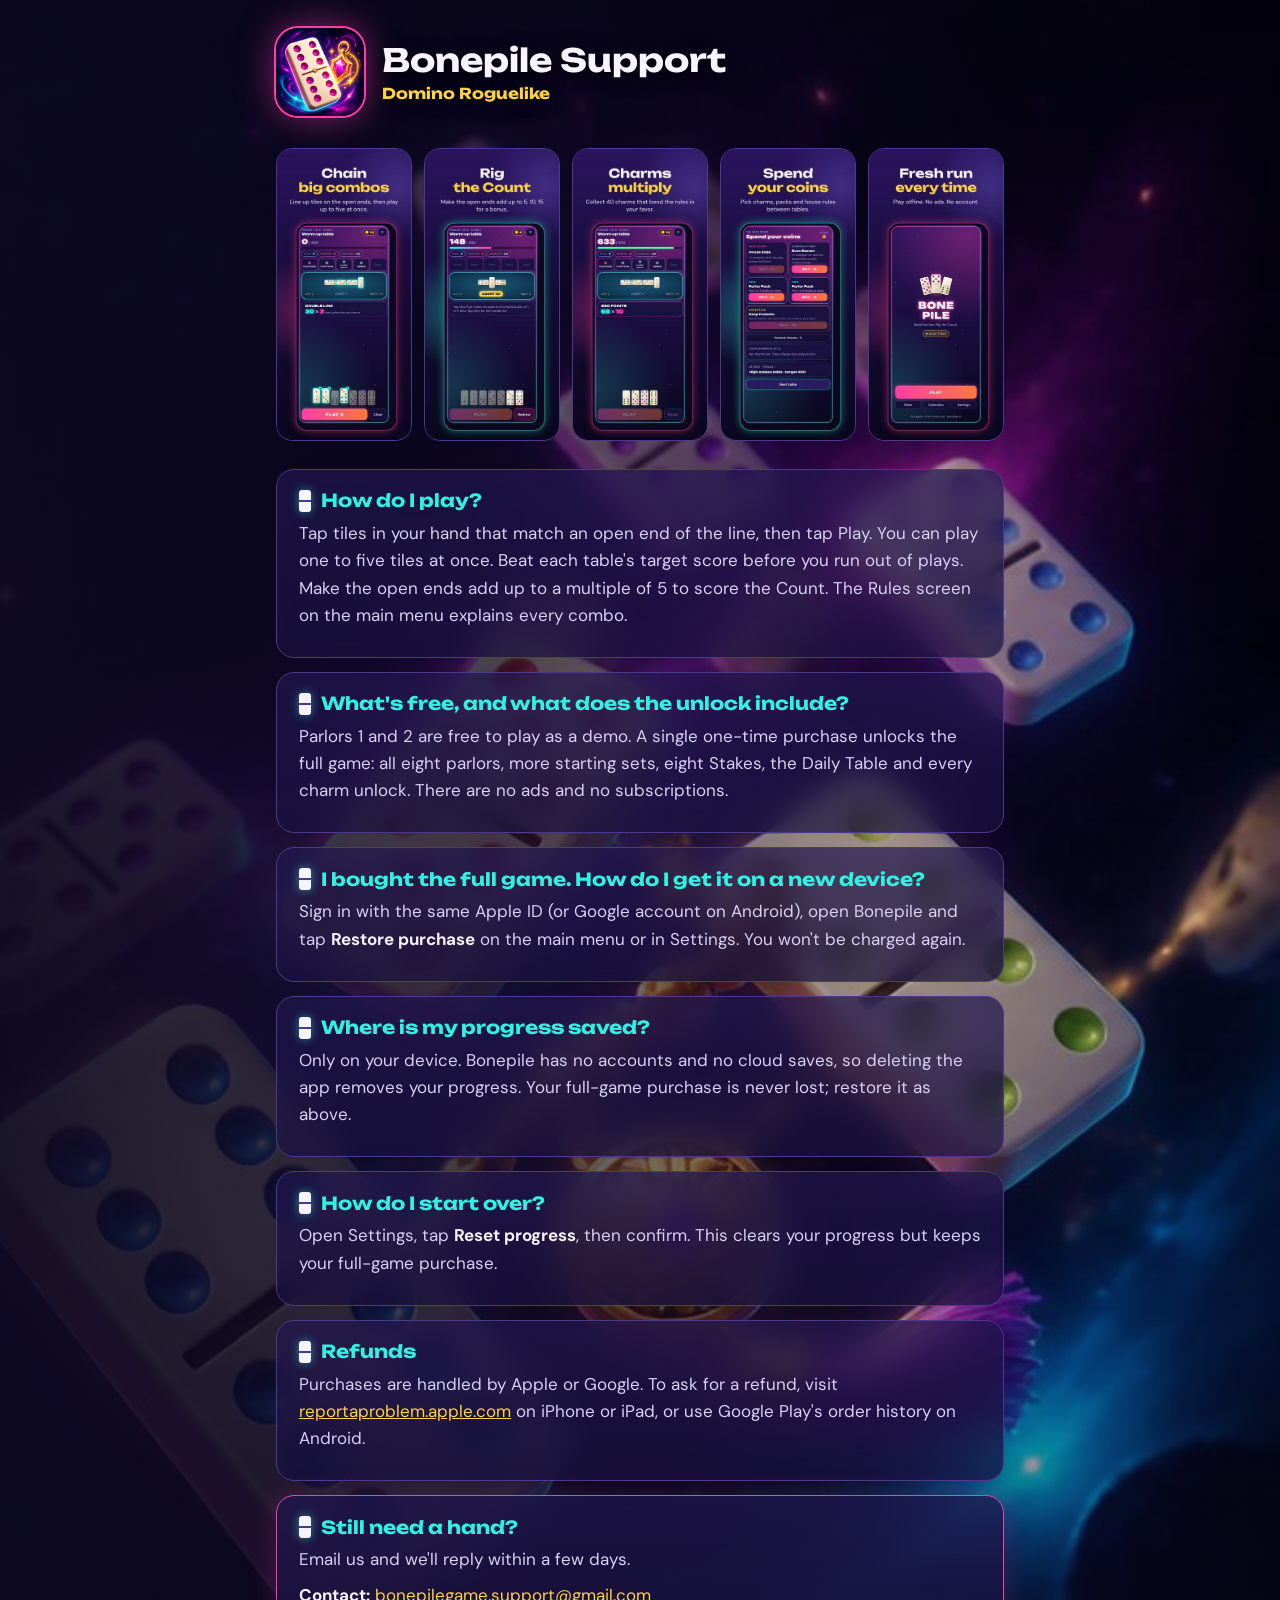
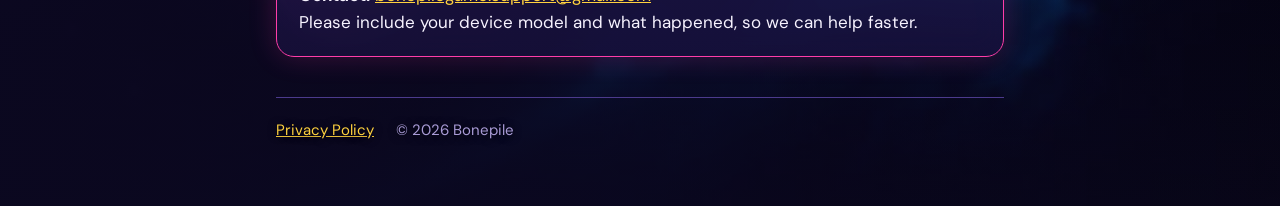
<file: index.html>
<!doctype html>
<html lang="en"><head><meta charset="utf-8"><meta name="viewport" content="width=device-width,initial-scale=1">
<title>Bonepile Support</title>
<meta name="description" content="Help and contact for Bonepile: Domino Roguelike.">
<link rel="icon" href="icon.png">
<link rel="preconnect" href="https://fonts.googleapis.com"><link rel="preconnect" href="https://fonts.gstatic.com" crossorigin>
<link href="https://fonts.googleapis.com/css2?family=DM+Sans:wght@400;500&family=Unbounded:wght@700&display=swap" rel="stylesheet">
<link rel="stylesheet" href="style.css?v=4">
</head><body><div class="hero art"><div class="hero-inner"><img src="icon.png" alt="Bonepile app icon"><h1>Bonepile Support<small>Domino Roguelike</small></h1></div></div>
<main>


<div class="shots"><img src="shot-1.jpg" alt="Bonepile screenshot 1" loading="lazy"><img src="shot-2.jpg" alt="Bonepile screenshot 2" loading="lazy"><img src="shot-3.jpg" alt="Bonepile screenshot 3" loading="lazy"><img src="shot-4.jpg" alt="Bonepile screenshot 4" loading="lazy"><img src="shot-5.jpg" alt="Bonepile screenshot 5" loading="lazy"></div>
<section class="card"><h2>How do I play?</h2>
<p>Tap tiles in your hand that match an open end of the line, then tap Play. You can play one to five tiles at once. Beat each table's target score before you run out of plays. Make the open ends add up to a multiple of 5 to score the Count. The Rules screen on the main menu explains every combo.</p></section>
<section class="card"><h2>What's free, and what does the unlock include?</h2>
<p>Parlors 1 and 2 are free to play as a demo. A single one-time purchase unlocks the full game: all eight parlors, more starting sets, eight Stakes, the Daily Table and every charm unlock. There are no ads and no subscriptions.</p></section>
<section class="card"><h2>I bought the full game. How do I get it on a new device?</h2>
<p>Sign in with the same Apple ID (or Google account on Android), open Bonepile and tap <strong>Restore purchase</strong> on the main menu or in Settings. You won't be charged again.</p></section>
<section class="card"><h2>Where is my progress saved?</h2>
<p>Only on your device. Bonepile has no accounts and no cloud saves, so deleting the app removes your progress. Your full-game purchase is never lost; restore it as above.</p></section>
<section class="card"><h2>How do I start over?</h2>
<p>Open Settings, tap <strong>Reset progress</strong>, then confirm. This clears your progress but keeps your full-game purchase.</p></section>
<section class="card"><h2>Refunds</h2>
<p>Purchases are handled by Apple or Google. To ask for a refund, visit <a href="https://reportaproblem.apple.com">reportaproblem.apple.com</a> on iPhone or iPad, or use Google Play's order history on Android.</p></section>
<div class="card glow"><h2>Still need a hand?</h2><p>Email us and we'll reply within a few days.</p><strong>Contact:</strong> <a href="mailto:bonepilegame.support@gmail.com?subject=Bonepile%20support">bonepilegame.support@gmail.com</a><br>
Please include your device model and what happened, so we can help faster.</div>
<nav><a href="privacy.html">Privacy Policy</a> © 2026 Bonepile</nav>
</main></body></html>
</file>
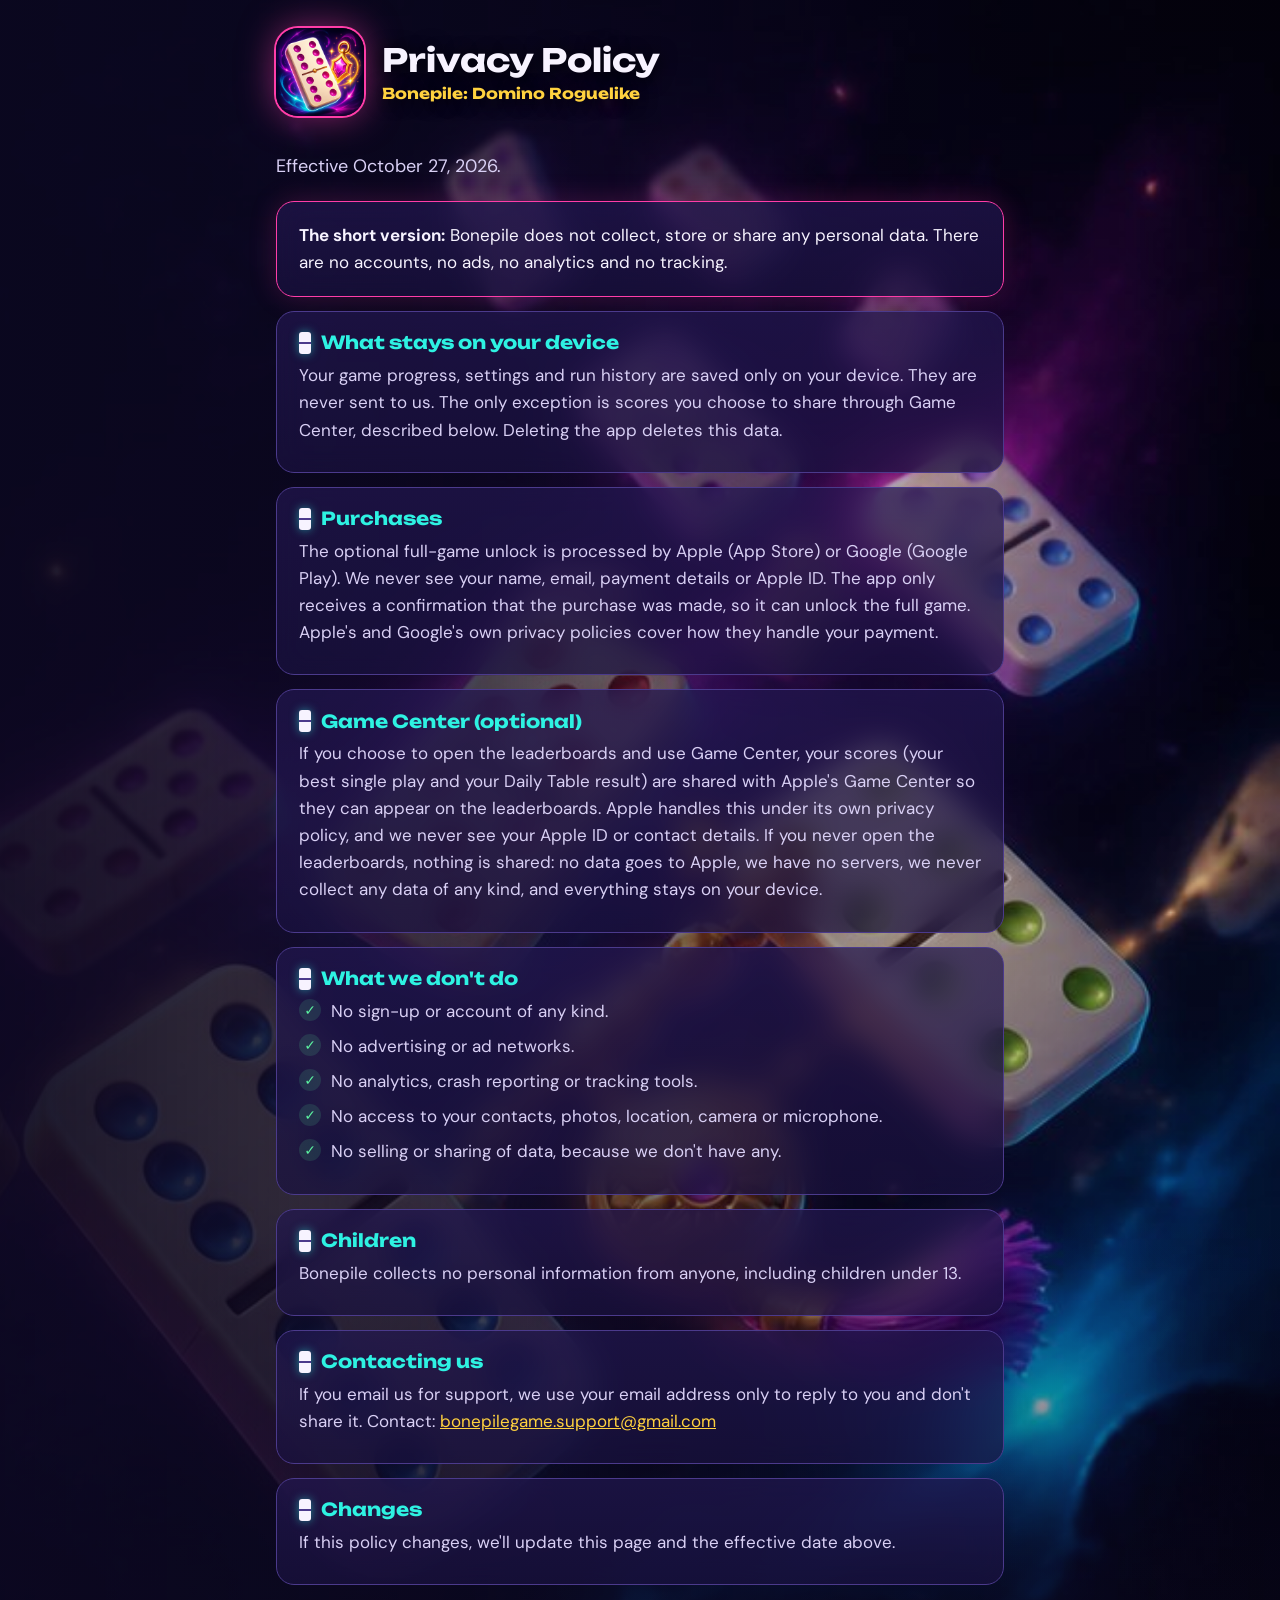
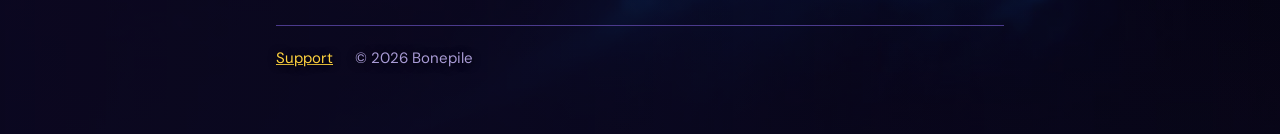
<file: privacy.html>
<!doctype html>
<html lang="en"><head><meta charset="utf-8"><meta name="viewport" content="width=device-width,initial-scale=1">
<title>Bonepile Privacy Policy</title>
<meta name="description" content="Privacy policy for Bonepile: Domino Roguelike.">
<link rel="icon" href="icon.png">
<link rel="preconnect" href="https://fonts.googleapis.com"><link rel="preconnect" href="https://fonts.gstatic.com" crossorigin>
<link href="https://fonts.googleapis.com/css2?family=DM+Sans:wght@400;500&family=Unbounded:wght@700&display=swap" rel="stylesheet">
<link rel="stylesheet" href="style.css?v=4">
</head><body><div class="hero art"><div class="hero-inner"><img src="icon.png" alt="Bonepile app icon"><h1>Privacy Policy<small>Bonepile: Domino Roguelike</small></h1></div></div>
<main>
<p class="lead">Effective October 27, 2026.</p>

<div class="card glow"><strong>The short version:</strong> Bonepile does not collect, store or share any personal data. There are no accounts, no ads, no analytics and no tracking.</div>

<section class="card"><h2>What stays on your device</h2>
<p>Your game progress, settings and run history are saved only on your device. They are never sent to us. The only exception is scores you choose to share through Game Center, described below. Deleting the app deletes this data.</p></section>
<section class="card"><h2>Purchases</h2>
<p>The optional full-game unlock is processed by Apple (App Store) or Google (Google Play). We never see your name, email, payment details or Apple ID. The app only receives a confirmation that the purchase was made, so it can unlock the full game. Apple's and Google's own privacy policies cover how they handle your payment.</p></section>
<section class="card"><h2>Game Center (optional)</h2>
<p>If you choose to open the leaderboards and use Game Center, your scores (your best single play and your Daily Table result) are shared with Apple's Game Center so they can appear on the leaderboards. Apple handles this under its own privacy policy, and we never see your Apple ID or contact details. If you never open the leaderboards, nothing is shared: no data goes to Apple, we have no servers, we never collect any data of any kind, and everything stays on your device.</p></section>
<section class="card"><h2>What we don't do</h2>
<ul class="checks">
<li>No sign-up or account of any kind.</li>
<li>No advertising or ad networks.</li>
<li>No analytics, crash reporting or tracking tools.</li>
<li>No access to your contacts, photos, location, camera or microphone.</li>
<li>No selling or sharing of data, because we don't have any.</li>
</ul></section>
<section class="card"><h2>Children</h2>
<p>Bonepile collects no personal information from anyone, including children under 13.</p></section>
<section class="card"><h2>Contacting us</h2>
<p>If you email us for support, we use your email address only to reply to you and don't share it. Contact: <a href="mailto:bonepilegame.support@gmail.com?subject=Bonepile%20privacy">bonepilegame.support@gmail.com</a></p></section>
<section class="card"><h2>Changes</h2>
<p>If this policy changes, we'll update this page and the effective date above.</p></section>
<nav><a href="index.html">Support</a> © 2026 Bonepile</nav>
</main></body></html>
</file>
<file: style.css>
:root{--ink:#0B0820;--top:#2A145E;--text:#F7F3FF;--dim:#A99BD6;--soft:#D9D0F5;--gold:#FFD23F;--teal:#2EF2E2;--coral:#FF3DA8;--card:#1A1240;--line:#4B3A8C}
*{box-sizing:border-box}
html{background:var(--ink)}
body{margin:0;background:transparent;color:var(--text);font:17px/1.6 'DM Sans',system-ui,sans-serif}
.hero{position:relative;display:flex;align-items:flex-end}
body::before{content:"";position:fixed;inset:0;z-index:-2;background:#0B0820 url(banner.jpg) right top/cover no-repeat}
body::after{content:"";position:fixed;inset:0;z-index:-1;background:linear-gradient(90deg,#0B0820e6 0%,#0B0820a0 45%,#0B082040 80%),linear-gradient(180deg,#0B082000 0%,#0B082066 35%,#0B0820b0 100%)}
@media (max-width:699px){body::before{background-position:72% top}body::after{background:linear-gradient(180deg,#0B082030 0%,#0B0820b8 40%,#0B0820d0 100%)}}
.hero-inner{width:100%;max-width:760px;margin:0 auto;padding:28px 16px 12px;display:flex;align-items:center;gap:18px}
.hero img{width:88px;height:88px;border-radius:22px;box-shadow:0 0 0 2px var(--coral),0 0 36px #FF3DA888;flex:none}
main{max-width:760px;margin:0 auto;padding:8px 16px 64px}
h1,h2{font-family:'Unbounded',system-ui,sans-serif;font-weight:700;line-height:1.2}
h1{font-size:32px;margin:0;text-shadow:0 2px 18px #000}
h1 small{display:block;font-size:15px;color:var(--gold);margin-top:6px}
h2{font-size:18px;margin:0 0 8px;color:var(--teal);display:flex;align-items:center;gap:10px}
h2::before{content:"";flex:none;width:12px;height:22px;border-radius:3px;background:linear-gradient(var(--text) 0 45%,var(--line) 45% 55%,var(--text) 55%);box-shadow:0 0 10px #2EF2E288}
p,li{color:var(--soft);margin:0 0 8px}
a{color:var(--gold)}
.lead{font-size:18px;margin:16px 0 20px}
.card{background:linear-gradient(180deg,#221750b3,#1A1240b3);-webkit-backdrop-filter:blur(14px);backdrop-filter:blur(14px);border:1px solid var(--line);border-radius:18px;padding:20px 22px;margin:14px 0}
.card.glow{border-color:var(--coral);box-shadow:0 0 28px #FF3DA833}
.card strong{color:var(--text)}
.shots{display:flex;gap:12px;overflow-x:auto;padding:6px 2px 14px;margin:6px -16px 10px;padding-left:16px;scroll-snap-type:x mandatory}
.shots img{width:150px;height:auto;border-radius:16px;border:1px solid var(--line);scroll-snap-align:start;flex:none}
ul.checks{list-style:none;padding:0;margin:0}
ul.checks li{position:relative;padding-left:32px;margin:8px 0}
ul.checks li::before{content:"✓";position:absolute;left:0;top:1px;width:22px;height:22px;border-radius:50%;background:#5CF2A022;color:#5CF2A0;font-weight:700;font-size:14px;display:grid;place-items:center}
nav{margin-top:40px;text-shadow:0 1px 8px #000;padding-top:20px;border-top:1px solid var(--line);font-size:15px;color:var(--dim)}
nav a{margin-right:18px}
@media (min-width:700px){.shots{overflow:visible;margin:6px 0 10px;padding:6px 0 14px}.shots img{width:calc((100% - 48px)/5)}}
@media (min-width:700px){
body{position:relative;min-height:100vh}
body::before{position:absolute;inset:0;background:#0B0820 url(banner.jpg) right top/auto 100% no-repeat}
body::after{position:absolute;inset:0;background:linear-gradient(90deg,#0B0820f0 0%,#0B0820c0 38%,#0B082055 70%,#0B082030 100%),linear-gradient(180deg,#0B082000 0%,#0B082000 70%,#0B0820a0 100%)}
}
</file>
